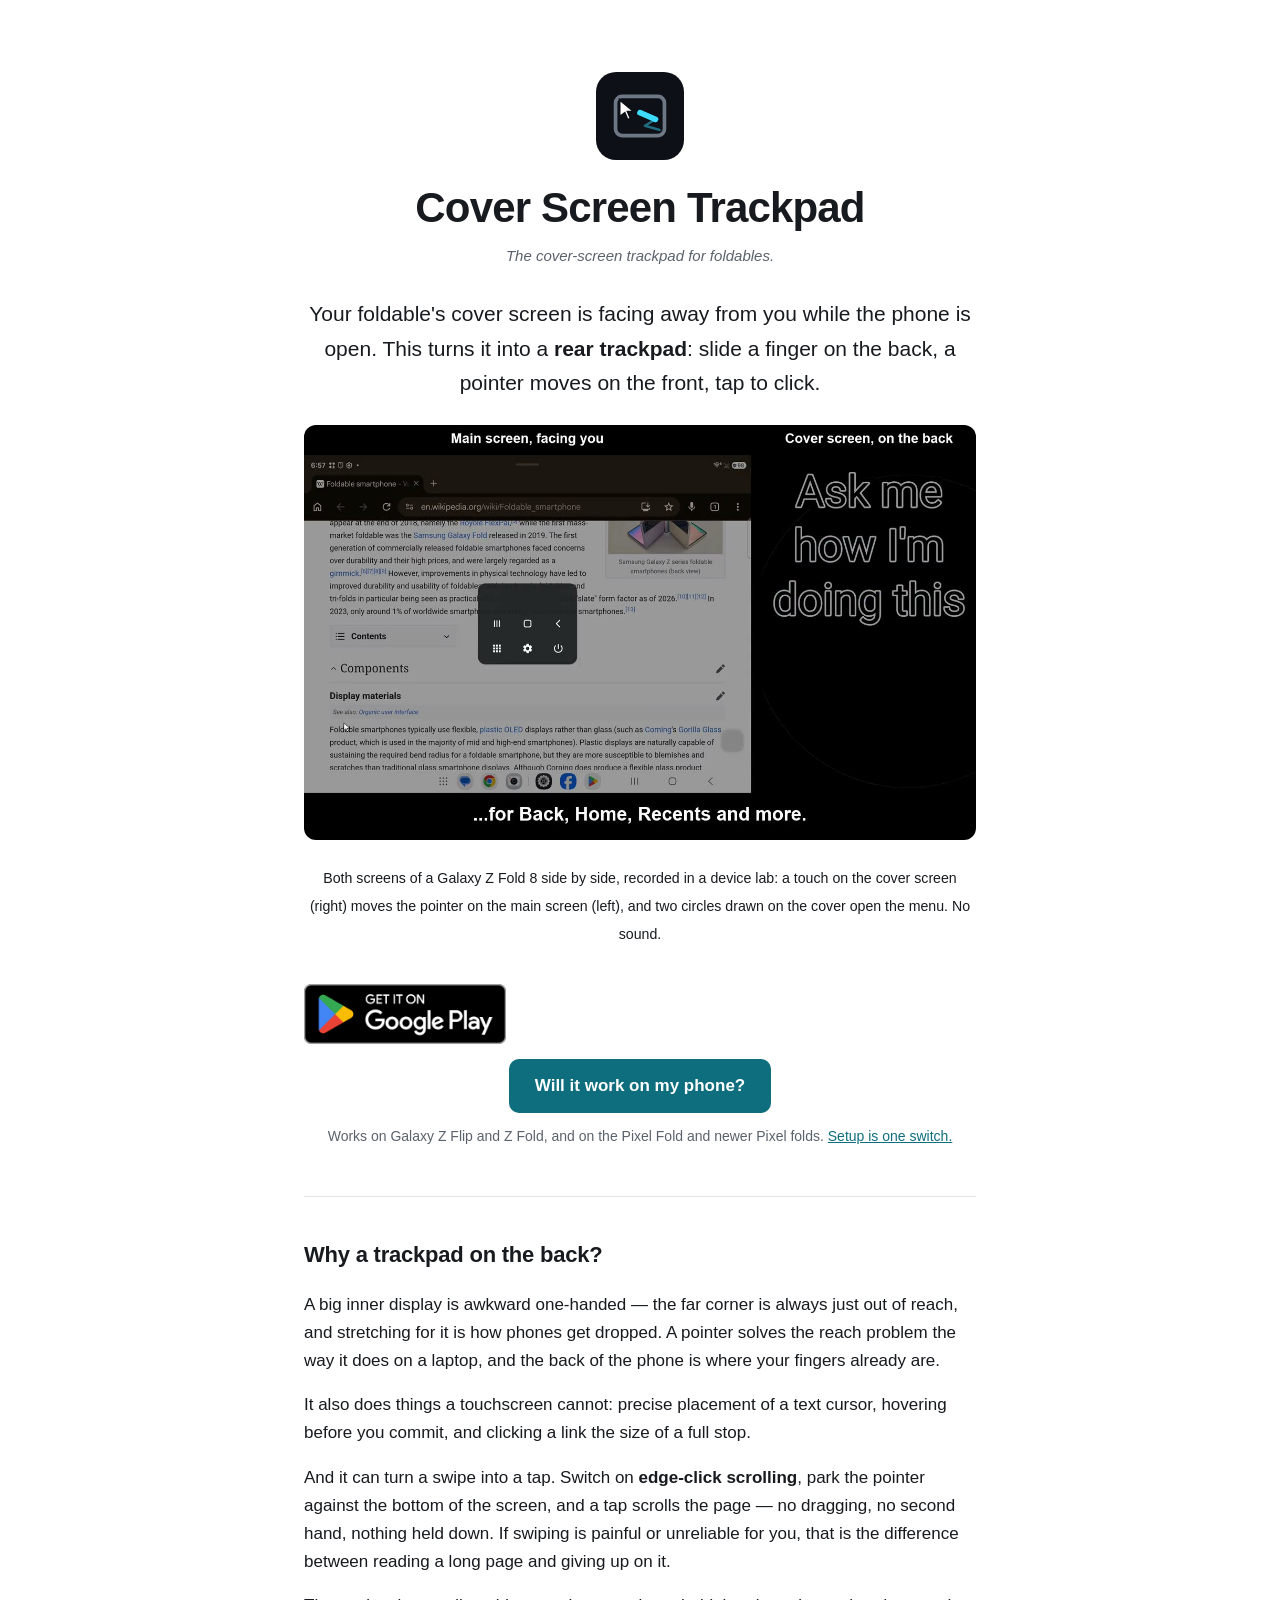
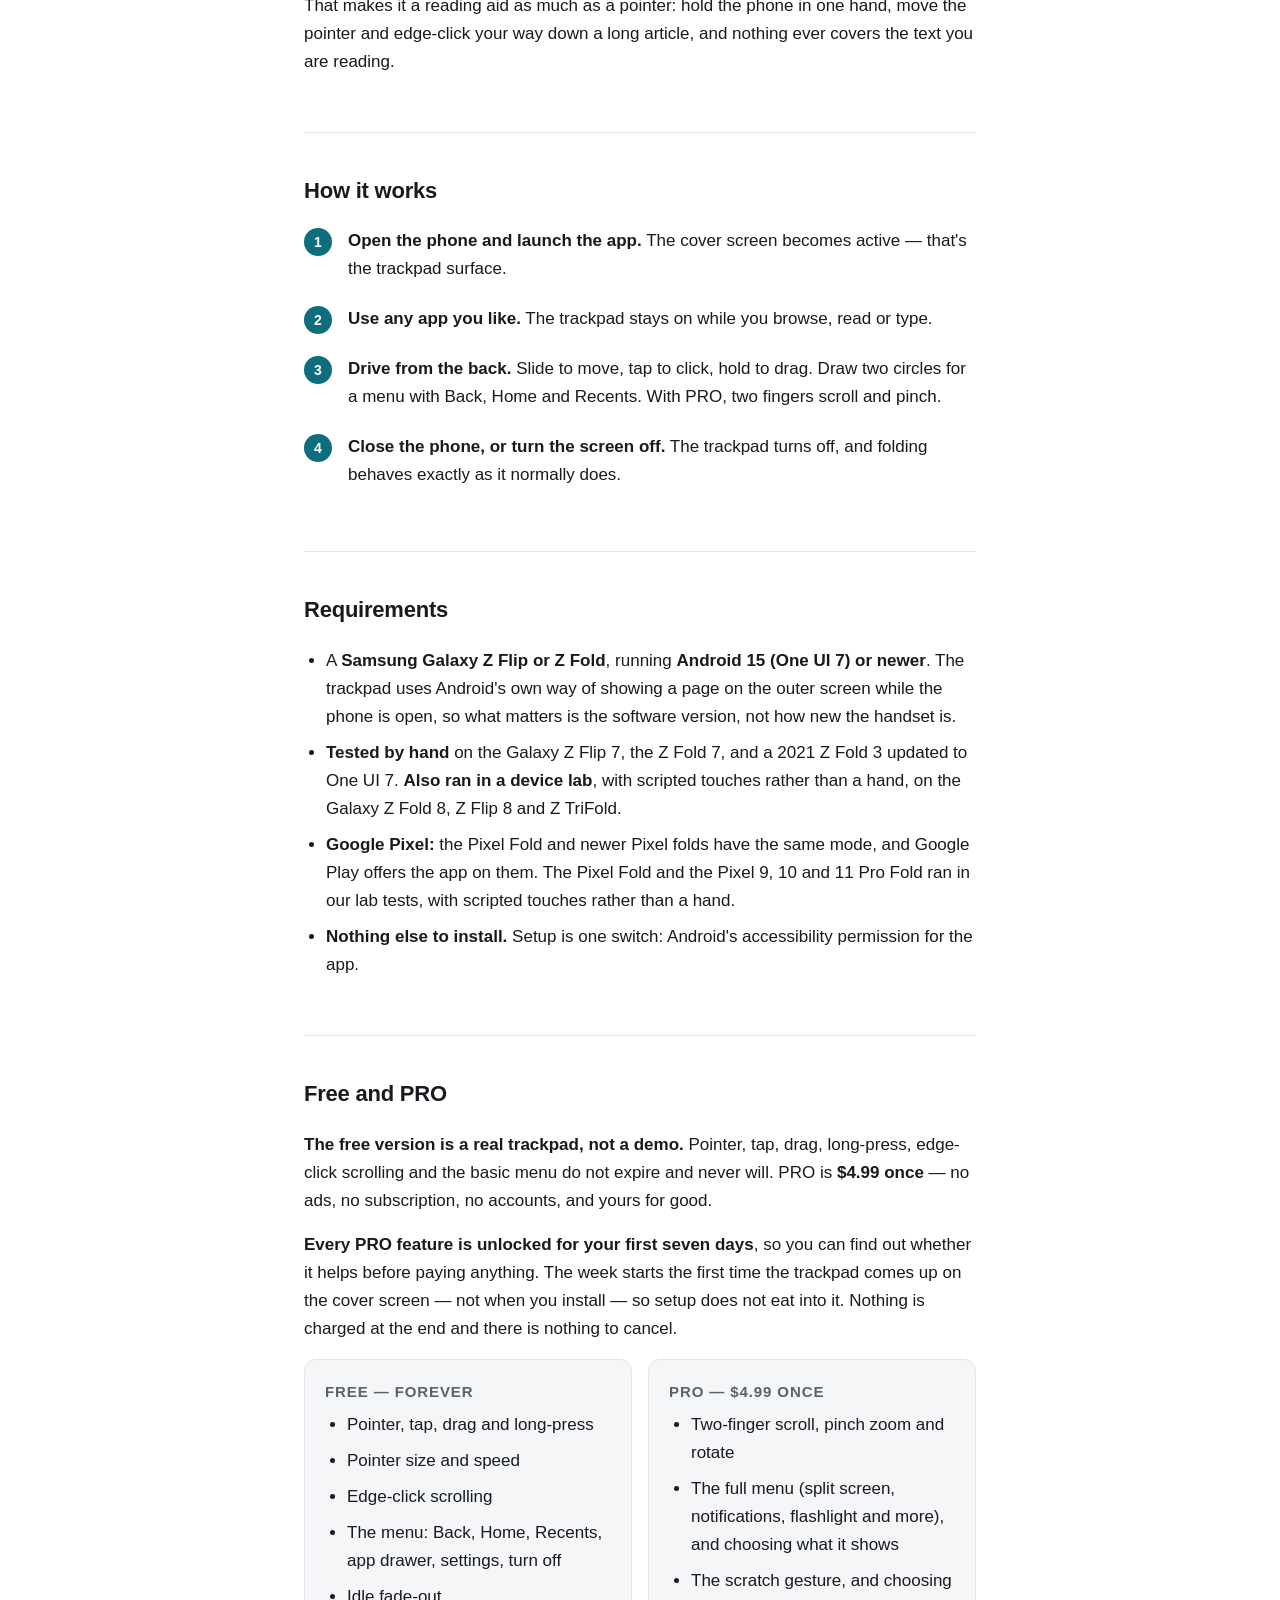
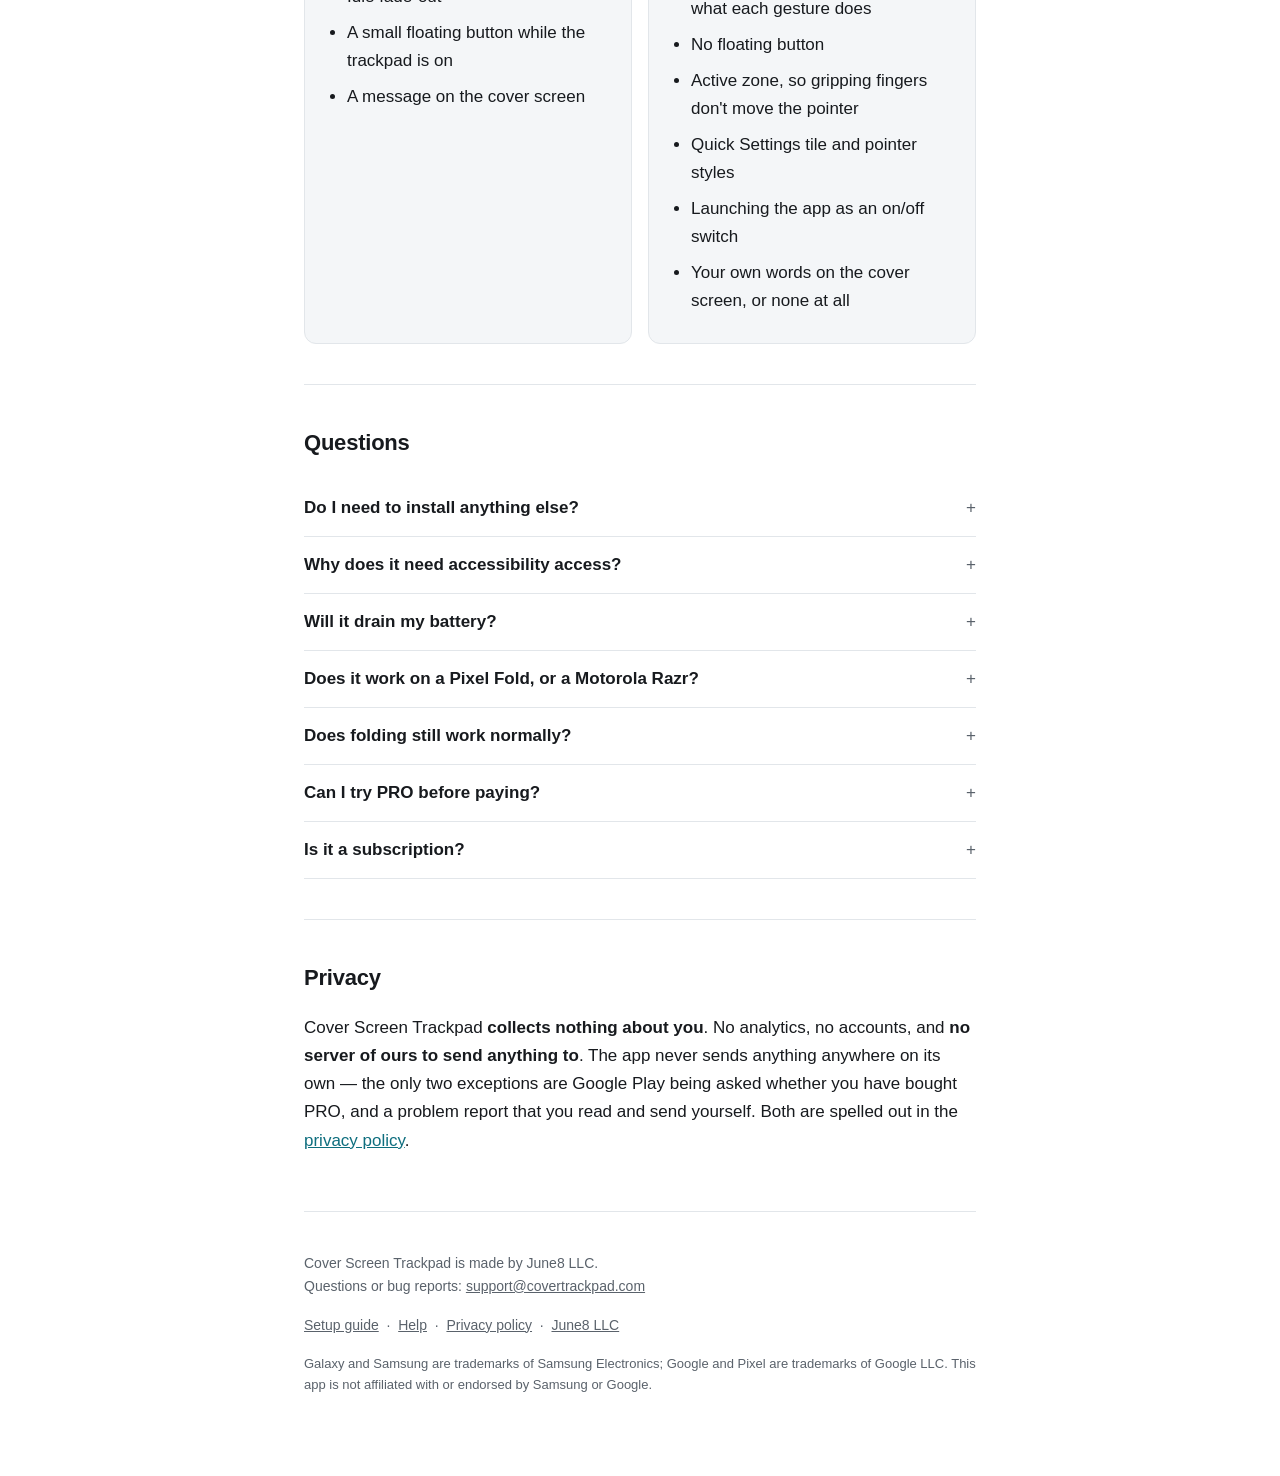
<file: index.html>
<!doctype html>
<html lang="en">
<head>
<meta charset="utf-8">
<meta name="viewport" content="width=device-width, initial-scale=1">
<title>Cover Screen Trackpad — turn a foldable's cover screen into a trackpad</title>
<meta name="description" content="Use the cover screen of a Galaxy Z Flip or Z Fold as a rear trackpad while the phone is open, and so can the Google Pixel Fold and newer Pixel folds. Your finger on the back drives a pointer on the front. Setup is one switch: no Shizuku, no PC, no root.">
<link rel="icon" href="data:image/svg+xml,<svg xmlns='http://www.w3.org/2000/svg' viewBox='0 0 108 108'><rect width='108' height='108' fill='%230D1117'/><path d='M32,30 H76 A8,8 0 0 1 84,38 V70 A8,8 0 0 1 76,78 H32 A8,8 0 0 1 24,70 V38 A8,8 0 0 1 32,30 Z' fill='none' stroke='%236E7885' stroke-width='4.5'/><path d='M73,58 L54,50' fill='none' stroke='%233DDCFF' stroke-width='7' stroke-linecap='round'/><path d='M29,34 L29,55 L35.3,50.1 L38.8,58.5 L42.3,57.1 L38.8,48.7 L46.5,48.7 Z' fill='%23fff' stroke='%230D1117' stroke-width='2.2'/></svg>">
<link rel="stylesheet" href="style.css">
</head>
<body>

<div class="wrap">
  <header>
    <svg class="icon" viewBox="0 0 108 108" role="img" aria-label="Cover Screen Trackpad">
      <rect width="108" height="108" fill="#0D1117"/>
      <path d="M32,30 H76 A8,8 0 0 1 84,38 V70 A8,8 0 0 1 76,78 H32 A8,8 0 0 1 24,70 V38 A8,8 0 0 1 32,30 Z"
            fill="none" stroke="#6E7885" stroke-width="4.5"/>
      <path d="M78,71 L60,66 L73,58" fill="none" stroke="#3DDCFF" stroke-opacity="0.45"
            stroke-width="3" stroke-linecap="round" stroke-linejoin="round"/>
      <path d="M73,58 L54,50" fill="none" stroke="#3DDCFF" stroke-width="7" stroke-linecap="round"/>
      <path d="M29,34 L29,55 L35.3,50.1 L38.8,58.5 L42.3,57.1 L38.8,48.7 L46.5,48.7 Z"
            fill="#FFFFFF" stroke="#0D1117" stroke-width="2.2"/>
    </svg>

    <h1>Cover Screen Trackpad</h1>
    <p class="tagline">The cover-screen trackpad for foldables.</p>
    <p class="lede">
      Your foldable's cover screen is facing away from you while the phone is open.
      This turns it into a <strong>rear trackpad</strong>: slide a finger on the back,
      a pointer moves on the front, tap to click.
    </p>

    <p>
      <video src="demo.mp4" poster="demo-poster.jpg" autoplay muted loop playsinline
             preload="metadata" width="1280" height="790"
             style="max-width:100%;width:100%;height:auto;border-radius:12px;display:block;margin:1.5rem auto">
      </video>
    </p>
    <p style="text-align:center">
      <small>
        Both screens of a Galaxy Z Fold 8 side by side, recorded in a device lab:
        a touch on the cover screen (right) moves the pointer on the main screen
        (left), and two circles drawn on the cover open the menu. No sound.
      </small>
    </p>

    <div class="cta">
      <a class="badge"
         href="https://play.google.com/store/apps/details?id=com.june8llc.covertrackpad">
        <img src="play-badge.png" alt="Get it on Google Play" height="60">
      </a>
      <a class="btn" href="#requirements">Will it work on my phone?</a>
      <small>Works on Galaxy Z Flip and Z Fold, and on the Pixel Fold and newer Pixel folds.
        <a href="setup.html">Setup is one switch.</a></small>
    </div>
  </header>

  <section>
    <h2>Why a trackpad on the back?</h2>
    <p>
      A big inner display is awkward one-handed — the far corner is always just out of reach,
      and stretching for it is how phones get dropped. A pointer solves the reach problem the
      way it does on a laptop, and the back of the phone is where your fingers already are.
    </p>
    <p>
      It also does things a touchscreen cannot: precise placement of a text cursor, hovering
      before you commit, and clicking a link the size of a full stop.
    </p>
    <p>
      And it can turn a swipe into a tap. Switch on <strong>edge-click scrolling</strong>,
      park the pointer against the bottom of the screen, and a tap scrolls the page —
      no dragging, no second hand, nothing held down. If swiping is painful or unreliable
      for you, that is the difference between reading a long page and giving up on it.
    </p>
    <p>
      That makes it a reading aid as much as a pointer: hold the phone in one hand, move
      the pointer and edge-click your way down a long article, and nothing ever covers
      the text you are reading.
    </p>
  </section>

  <section>
    <h2>How it works</h2>
    <ol class="steps">
      <li><strong>Open the phone and launch the app.</strong> The cover screen becomes active — that's the trackpad surface.</li>
      <li><strong>Use any app you like.</strong> The trackpad stays on while you browse, read or type.</li>
      <li><strong>Drive from the back.</strong> Slide to move, tap to click, hold to drag. Draw two circles for a menu with Back, Home and Recents. With PRO, two fingers scroll and pinch.</li>
      <li><strong>Close the phone, or turn the screen off.</strong> The trackpad turns off, and folding behaves exactly as it normally does.</li>
    </ol>
  </section>

  <section id="requirements">
    <h2>Requirements</h2>
    <ul>
      <li>A <strong>Samsung Galaxy Z Flip or Z Fold</strong>, running <strong>Android 15
        (One UI 7) or newer</strong>. The trackpad uses Android's own way of showing a page
        on the outer screen while the phone is open, so what matters is the software
        version, not how new the handset is.</li>
      <li><strong>Tested by hand</strong> on the Galaxy Z Flip 7, the Z Fold 7, and a 2021
        Z Fold 3 updated to One UI 7. <strong>Also ran in a device lab</strong>, with
        scripted touches rather than a hand, on the Galaxy Z Fold 8, Z Flip 8 and Z TriFold.</li>
      <li><strong>Google Pixel:</strong> the Pixel Fold and newer Pixel folds have the same
        mode, and Google Play offers the app on them. The Pixel Fold and the Pixel 9, 10 and
        11 Pro Fold ran in our lab tests, with scripted touches rather than a hand.</li>
      <li><strong>Nothing else to install.</strong> Setup is one switch: Android's
        accessibility permission for the app.</li>
    </ul>
  </section>

  <section>
    <h2>Free and PRO</h2>
    <p>
      <strong>The free version is a real trackpad, not a demo.</strong> Pointer, tap, drag,
      long-press, edge-click scrolling and the basic menu do not expire and never will. PRO is
      <strong>$4.99 once</strong> &#8212; no ads, no subscription, no accounts, and yours for good.
    </p>
    <p>
      <strong>Every PRO feature is unlocked for your first seven days</strong>, so you can
      find out whether it helps before paying anything. The week starts the first time the
      trackpad comes up on the cover screen &#8212; not when you install &#8212; so setup
      does not eat into it. Nothing is charged at the end and there is nothing to cancel.
    </p>
    <div class="tiers">
      <div class="tier">
        <h3>Free &#8212; forever</h3>
        <ul>
          <li>Pointer, tap, drag and long-press</li>
          <li>Pointer size and speed</li>
          <li>Edge-click scrolling</li>
          <li>The menu: Back, Home, Recents, app drawer, settings, turn off</li>
          <li>Idle fade-out</li>
          <li>A small floating button while the trackpad is on</li>
          <li>A message on the cover screen</li>
        </ul>
      </div>
      <div class="tier">
        <h3>PRO &#8212; $4.99 once</h3>
        <ul>
          <li>Two-finger scroll, pinch zoom and rotate</li>
          <li>The full menu (split screen, notifications, flashlight and more), and choosing what it shows</li>
          <li>The scratch gesture, and choosing what each gesture does</li>
          <li>No floating button</li>
          <li>Active zone, so gripping fingers don't move the pointer</li>
          <li>Quick Settings tile and pointer styles</li>
          <li>Launching the app as an on/off switch</li>
          <li>Your own words on the cover screen, or none at all</li>
        </ul>
      </div>
    </div>
  </section>

  <section>
    <h2>Questions</h2>

    <details>
      <summary>Do I need to install anything else?</summary>
      <p>
        No. Earlier versions needed a companion app called Shizuku to wake the cover
        screen; this one asks Android directly, so setup is a single switch: the
        accessibility permission. If you installed Shizuku for an earlier version,
        Cover Screen Trackpad no longer uses it and you can remove it.
      </p>
    </details>

    <details>
      <summary>Why does it need accessibility access?</summary>
      <p>
        Moving a pointer and clicking on your behalf is only possible through that
        API — it is the same route any mouse-emulation tool takes. It is a powerful
        permission and you are right to be careful with it.
      </p>
      <p>
        It looks only at which windows are open, never at what is in them.
        <strong>Whether a keyboard is up</strong>, so edge-click scrolling switches off
        while you type. <strong>Whether an app or split screen is in front</strong>, so
        the menu offers the right choices. And <strong>that something changed</strong>,
        so the floating button can step out of the way and the app can check it still
        has the cover screen.
      </p>
      <p>
        It does not read the text on your screen, and nothing it sees is logged, stored
        or sent anywhere. The app does list the internet permission, which arrives with
        Google's billing library and is used only to ask Google Play whether you have
        bought PRO.
      </p>
    </details>

    <details>
      <summary>Will it drain my battery?</summary>
      <p>
        Barely. Cover screens are OLED, where a black pixel is simply switched off,
        and the trackpad lights very little of one: a few words, and a trail
        that follows your finger while you are actually using it. The cost sits
        inside the ordinary noise of a day's use. A larger cover screen has more
        panel to light, so a Fold costs a little more than a Flip.
      </p>
      <p>
        <strong>PRO switches the words and the animation off</strong>, which leaves the
        panel black — quieter to be seen using, as well as very slightly cheaper to
        light. There is also an idle fade-out you can switch on, which turns the
        trackpad off when you stop touching the cover screen; it starts at
        <em>never</em>, and the slider sets the wait anywhere from 3 to 30 seconds.
      </p>
    </details>

    <details>
      <summary>Does it work on a Pixel Fold, or a Motorola Razr?</summary>
      <p>
        <strong>Pixel: yes.</strong> Everything rests on the phone offering its outer
        screen to apps while it is open. The Pixel Fold and newer Pixel folds do, and
        Google Play offers the app on them. Cover Screen Trackpad ran on the Pixel Fold
        and the Pixel 9, 10 and 11 Pro Fold in our lab tests, with scripted touches
        rather than a hand.
      </p>
      <p>
        <strong>Motorola Razr: no.</strong> We bought a Razr+ and measured it: it has no
        mode that runs both screens at once, so the app cannot work on it, and no version
        of ours can add that. Other makers' foldables are unknown to us; if you have one,
        a problem report from the app tells us what it offers.
      </p>
    </details>

    <details>
      <summary>Does folding still work normally?</summary>
      <p>
        Yes. The trackpad turns off when you close the phone, when the screen turns
        off, when you tap the floating button, or when you choose Turn off in the menu
        — and once it is off, your phone folds exactly as it always did.
      </p>
    </details>

    <details>
      <summary>Can I try PRO before paying?</summary>
      <p>
        Yes &#8212; every PRO feature is on for your first seven days: two-finger scroll,
        pinch and rotate, the full menu and gestures, the active zone, no floating button,
        the Quick Settings tile and pointer styles. The week begins the first time the trackpad actually comes up
        on the cover screen rather than at install.
      </p>
      <p>
        Afterwards the trackpad carries on working &#8212; the PRO features switch off and
        the free ones never expire. You are not charged at the end and there is nothing to
        cancel. The one thing the week does not include is switching off the cover-screen
        message; that is yours when you buy.
      </p>
    </details>

    <details>
      <summary>Is it a subscription?</summary>
      <p>
        No. The free version is genuinely usable, and PRO is a single payment. No
        ads, no accounts, no recurring charge.
      </p>
    </details>
  </section>

  <section>
    <h2>Privacy</h2>
    <p>
      Cover Screen Trackpad <strong>collects nothing about you</strong>. No analytics, no
      accounts, and <strong>no server of ours to send anything to</strong>. The app never
      sends anything anywhere on its own — the only two exceptions are Google Play being
      asked whether you have bought PRO, and a problem report that you read and send
      yourself. Both are spelled out in the <a href="privacy.html">privacy policy</a>.
    </p>
  </section>

  <footer>
    <p>
      Cover Screen Trackpad is made by June8 LLC.<br>
      Questions or bug reports: <a href="mailto:support@covertrackpad.com">support@covertrackpad.com</a>
    </p>
    <p>
      <a href="setup.html">Setup guide</a> &nbsp;·&nbsp;
      <a href="help.html">Help</a> &nbsp;·&nbsp;
      <a href="privacy.html">Privacy policy</a> &nbsp;·&nbsp;
      <a href="https://june8llc.com">June8 LLC</a>
    </p>
    <p class="fineprint">
      Galaxy and Samsung are trademarks of Samsung Electronics; Google and Pixel are
      trademarks of Google LLC. This app is not affiliated with or endorsed by Samsung
      or Google.
    </p>
  </footer>
</div>

</body>
</html>
</file>
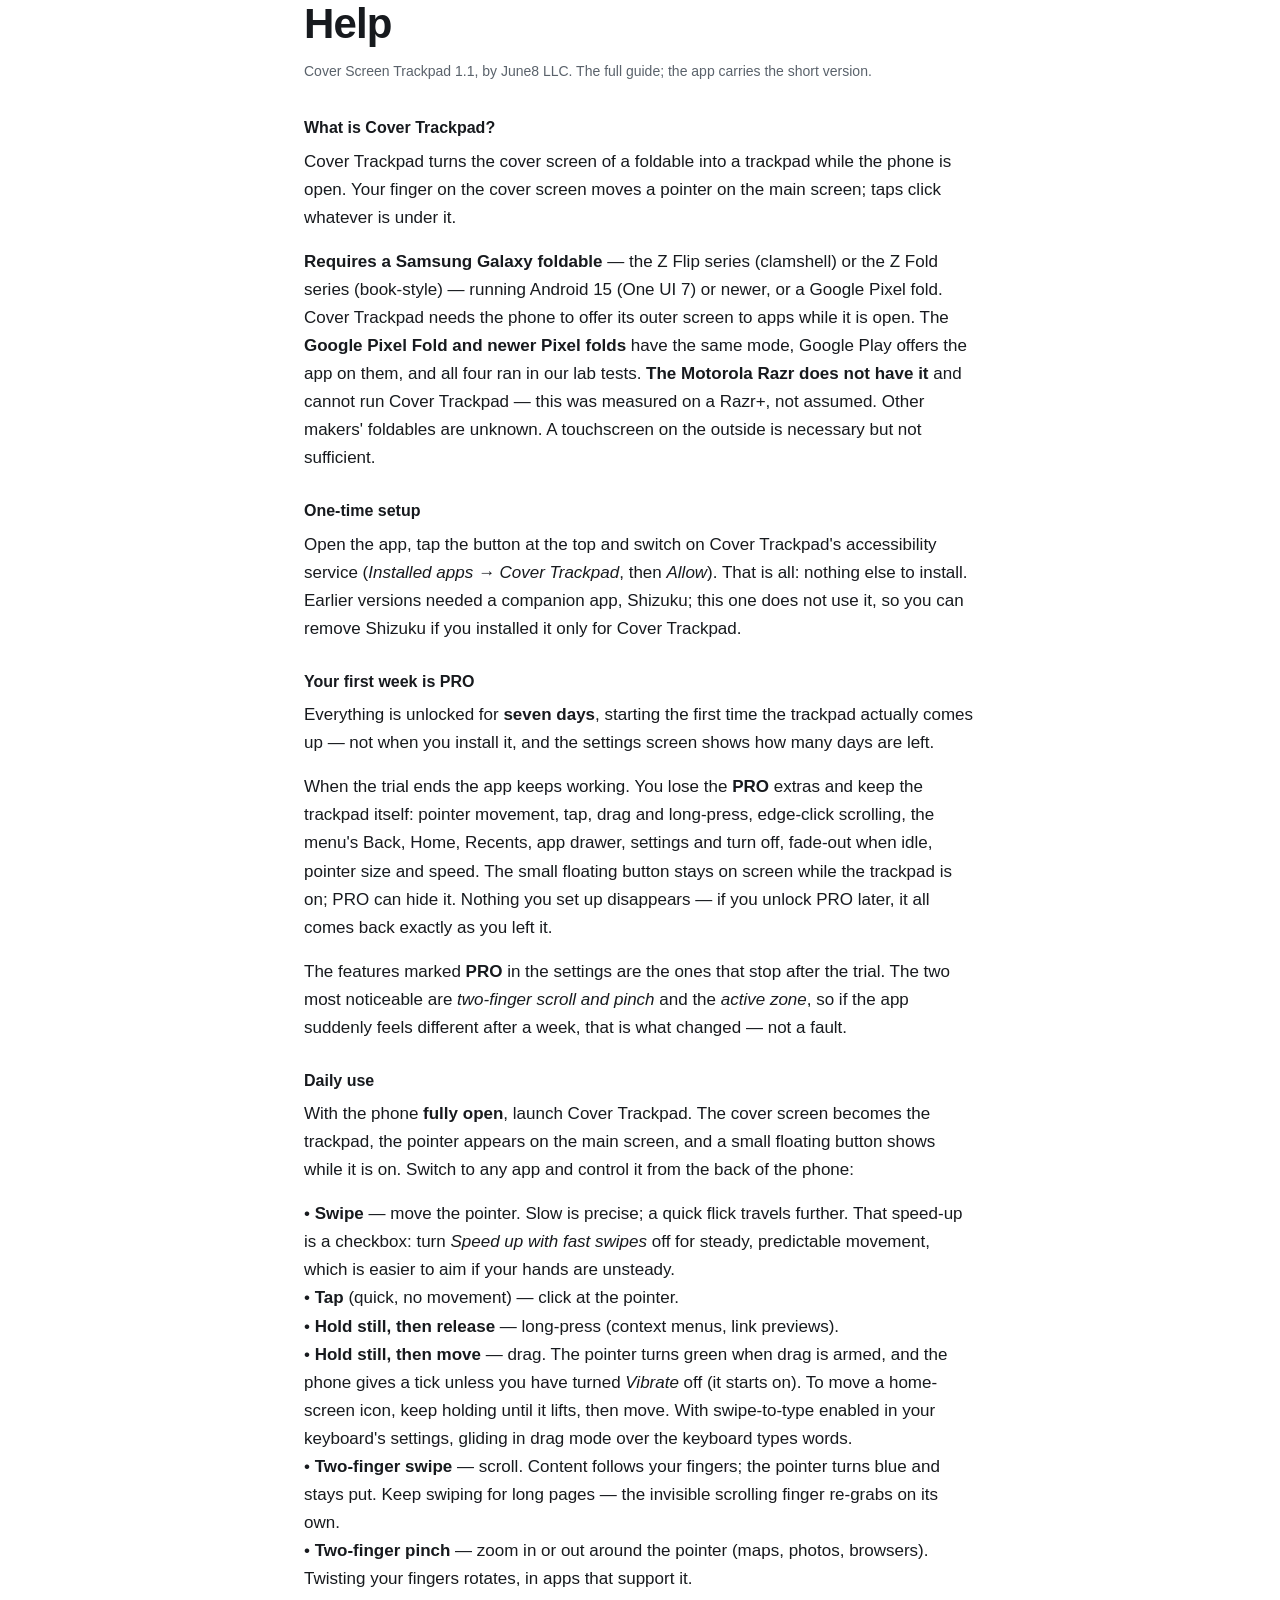
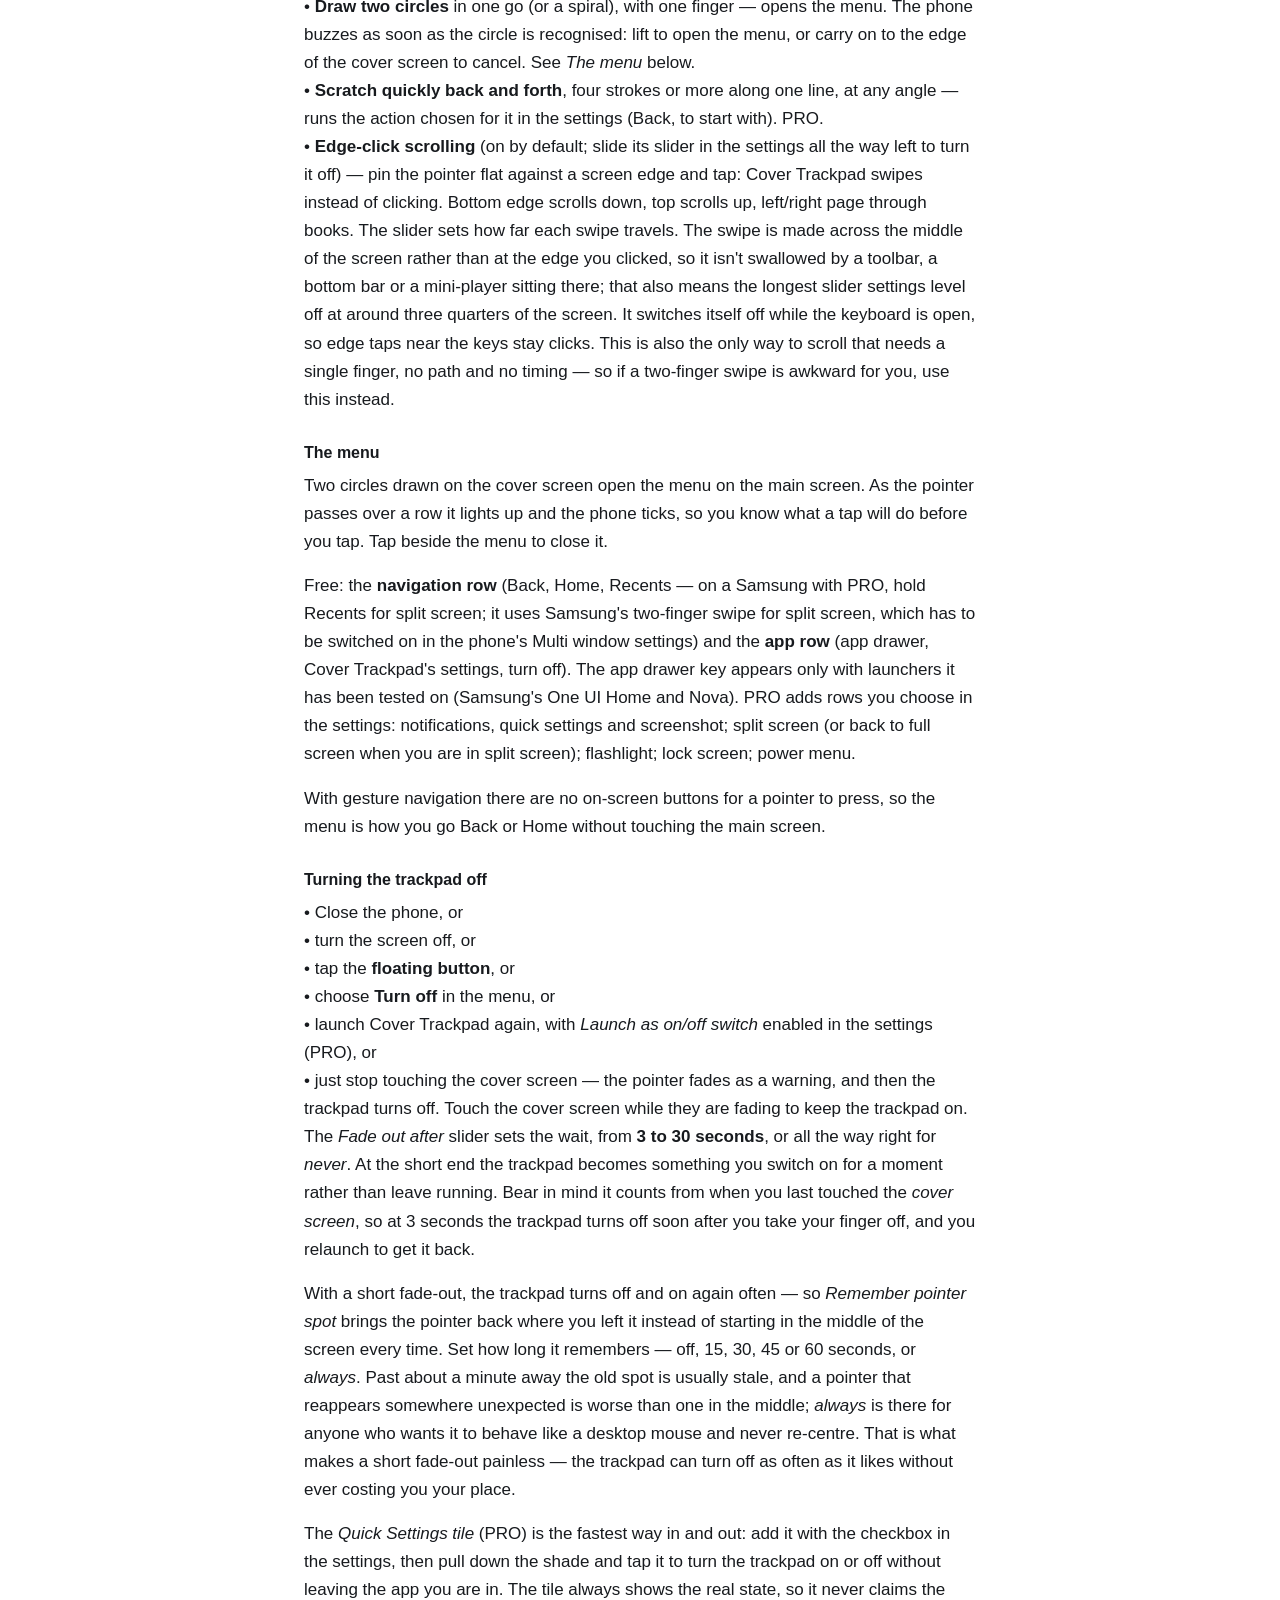
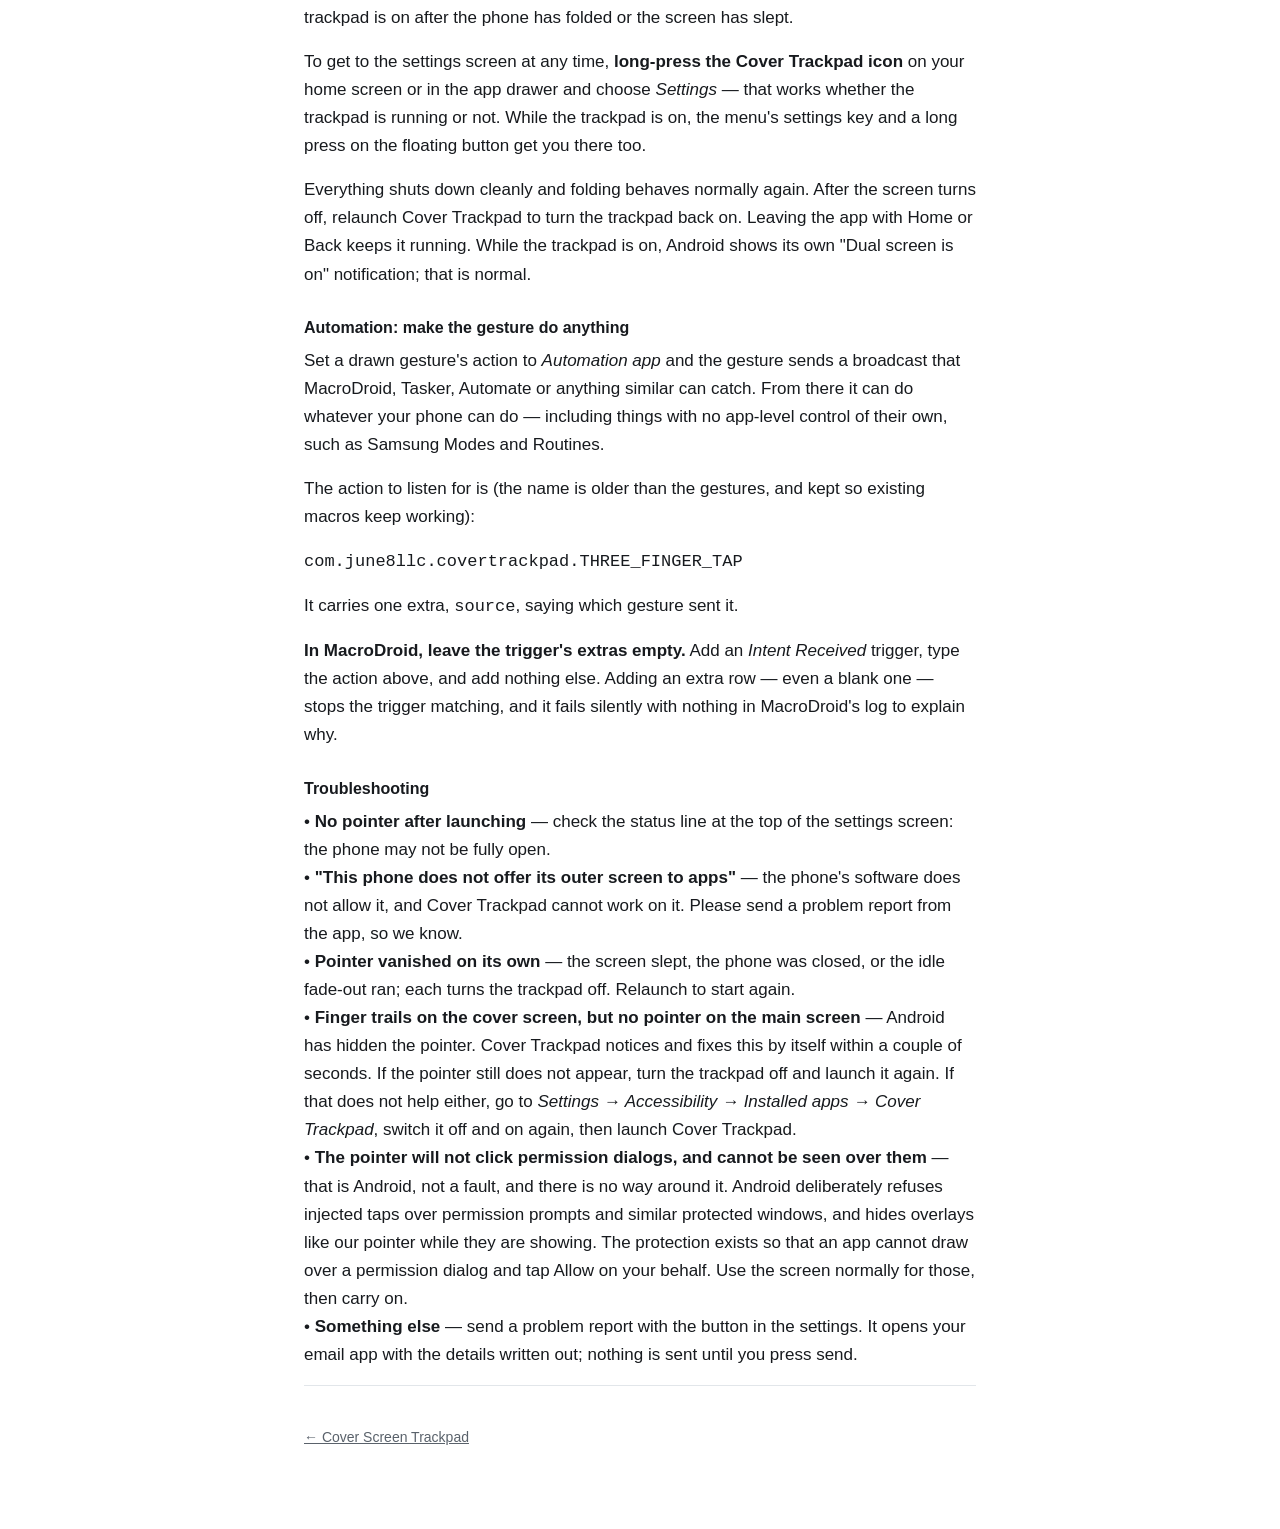
<file: help.html>
<!doctype html>
<html lang="en">
<head>
<meta charset="utf-8">
<meta name="viewport" content="width=device-width, initial-scale=1">
<title>Help — Cover Screen Trackpad</title>
<meta name="description" content="Everything about using Cover Screen Trackpad: gestures, the menu, settings, automation and troubleshooting.">
<link rel="icon" href="data:image/svg+xml,<svg xmlns='http://www.w3.org/2000/svg' viewBox='0 0 108 108'><rect width='108' height='108' fill='%230D1117'/><path d='M32,30 H76 A8,8 0 0 1 84,38 V70 A8,8 0 0 1 76,78 H32 A8,8 0 0 1 24,70 V38 A8,8 0 0 1 32,30 Z' fill='none' stroke='%236E7885' stroke-width='4.5'/><path d='M73,58 L54,50' fill='none' stroke='%233DDCFF' stroke-width='7' stroke-linecap='round'/><path d='M29,34 L29,55 L35.3,50.1 L38.8,58.5 L42.3,57.1 L38.8,48.7 L46.5,48.7 Z' fill='%23fff' stroke='%230D1117' stroke-width='2.2'/></svg>">
<link rel="stylesheet" href="style.css">
</head>
<body>
<div class="wrap">

  <h1>Help</h1>
  <p class="updated">Cover Screen Trackpad 1.1, by June8 LLC. The full guide; the app carries the short version.</p>

<h3>What is Cover Trackpad?</h3>
<p>Cover Trackpad turns the cover screen of a foldable into a trackpad while the phone is open. Your finger on the cover screen moves a pointer on the main screen; taps click whatever is under it.</p>
<p><b>Requires a Samsung Galaxy foldable</b> — the Z Flip series (clamshell) or the Z Fold series (book-style) — running Android 15 (One UI 7) or newer, or a Google Pixel fold. Cover Trackpad needs the phone to offer its outer screen to apps while it is open. The <b>Google Pixel Fold and newer Pixel folds</b> have the same mode, Google Play offers the app on them, and all four ran in our lab tests. <b>The Motorola Razr does not have it</b> and cannot run Cover Trackpad — this was measured on a Razr+, not assumed. Other makers' foldables are unknown. A touchscreen on the outside is necessary but not sufficient.</p>

<h3>One-time setup</h3>
<p>Open the app, tap the button at the top and switch on Cover Trackpad's accessibility service (<i>Installed apps → Cover Trackpad</i>, then <i>Allow</i>). That is all: nothing else to install. Earlier versions needed a companion app, Shizuku; this one does not use it, so you can remove Shizuku if you installed it only for Cover Trackpad.</p>

<h3>Your first week is PRO</h3>
<p>Everything is unlocked for <b>seven days</b>, starting the first time the trackpad actually comes up — not when you install it, and the settings screen shows how many days are left.</p>
<p>When the trial ends the app keeps working. You lose the <b>PRO</b> extras and keep the trackpad itself: pointer movement, tap, drag and long-press, edge-click scrolling, the menu's Back, Home, Recents, app drawer, settings and turn off, fade-out when idle, pointer size and speed. The small floating button stays on screen while the trackpad is on; PRO can hide it. Nothing you set up disappears — if you unlock PRO later, it all comes back exactly as you left it.</p>
<p>The features marked <b>PRO</b> in the settings are the ones that stop after the trial. The two most noticeable are <i>two-finger scroll and pinch</i> and the <i>active zone</i>, so if the app suddenly feels different after a week, that is what changed — not a fault.</p>

<h3>Daily use</h3>
<p>With the phone <b>fully open</b>, launch Cover Trackpad. The cover screen becomes the trackpad, the pointer appears on the main screen, and a small floating button shows while it is on. Switch to any app and control it from the back of the phone:</p>
<p>&#8226; <b>Swipe</b> — move the pointer. Slow is precise; a quick flick travels further. That speed-up is a checkbox: turn <i>Speed up with fast swipes</i> off for steady, predictable movement, which is easier to aim if your hands are unsteady.<br>
&#8226; <b>Tap</b> (quick, no movement) — click at the pointer.<br>
&#8226; <b>Hold still, then release</b> — long-press (context menus, link previews).<br>
&#8226; <b>Hold still, then move</b> — drag. The pointer turns green when drag is armed, and the phone gives a tick unless you have turned <i>Vibrate</i> off (it starts on). To move a home-screen icon, keep holding until it lifts, then move. With swipe-to-type enabled in your keyboard's settings, gliding in drag mode over the keyboard types words.<br>
&#8226; <b>Two-finger swipe</b> — scroll. Content follows your fingers; the pointer turns blue and stays put. Keep swiping for long pages — the invisible scrolling finger re-grabs on its own.<br>
&#8226; <b>Two-finger pinch</b> — zoom in or out around the pointer (maps, photos, browsers). Twisting your fingers rotates, in apps that support it.<br>
&#8226; <b>Draw two circles</b> in one go (or a spiral), with one finger — opens the menu. The phone buzzes as soon as the circle is recognised: lift to open the menu, or carry on to the edge of the cover screen to cancel. See <i>The menu</i> below.<br>
&#8226; <b>Scratch quickly back and forth</b>, four strokes or more along one line, at any angle — runs the action chosen for it in the settings (Back, to start with). PRO.<br>
&#8226; <b>Edge-click scrolling</b> (on by default; slide its slider in the settings all the way left to turn it off) — pin the pointer flat against a screen edge and tap: Cover Trackpad swipes instead of clicking. Bottom edge scrolls down, top scrolls up, left/right page through books. The slider sets how far each swipe travels. The swipe is made across the middle of the screen rather than at the edge you clicked, so it isn't swallowed by a toolbar, a bottom bar or a mini-player sitting there; that also means the longest slider settings level off at around three quarters of the screen. It switches itself off while the keyboard is open, so edge taps near the keys stay clicks. This is also the only way to scroll that needs a single finger, no path and no timing — so if a two-finger swipe is awkward for you, use this instead.</p>

<h3>The menu</h3>
<p>Two circles drawn on the cover screen open the menu on the main screen. As the pointer passes over a row it lights up and the phone ticks, so you know what a tap will do before you tap. Tap beside the menu to close it.</p>
<p>Free: the <b>navigation row</b> (Back, Home, Recents — on a Samsung with PRO, hold Recents for split screen; it uses Samsung's two-finger swipe for split screen, which has to be switched on in the phone's Multi window settings) and the <b>app row</b> (app drawer, Cover Trackpad's settings, turn off). The app drawer key appears only with launchers it has been tested on (Samsung's One UI Home and Nova). PRO adds rows you choose in the settings: notifications, quick settings and screenshot; split screen (or back to full screen when you are in split screen); flashlight; lock screen; power menu.</p>
<p>With gesture navigation there are no on-screen buttons for a pointer to press, so the menu is how you go Back or Home without touching the main screen.</p>

<h3>Turning the trackpad off</h3>
<p>&#8226; Close the phone, or<br>
&#8226; turn the screen off, or<br>
&#8226; tap the <b>floating button</b>, or<br>
&#8226; choose <b>Turn off</b> in the menu, or<br>
&#8226; launch Cover Trackpad again, with <i>Launch as on/off switch</i> enabled in the settings (PRO), or<br>
&#8226; just stop touching the cover screen — the pointer fades as a warning, and then the trackpad turns off. Touch the cover screen while they are fading to keep the trackpad on. The <i>Fade out after</i> slider sets the wait, from <b>3 to 30 seconds</b>, or all the way right for <i>never</i>. At the short end the trackpad becomes something you switch on for a moment rather than leave running. Bear in mind it counts from when you last touched the <i>cover screen</i>, so at 3 seconds the trackpad turns off soon after you take your finger off, and you relaunch to get it back.</p>
<p>With a short fade-out, the trackpad turns off and on again often — so <i>Remember pointer spot</i> brings the pointer back where you left it instead of starting in the middle of the screen every time. Set how long it remembers — off, 15, 30, 45 or 60 seconds, or <i>always</i>. Past about a minute away the old spot is usually stale, and a pointer that reappears somewhere unexpected is worse than one in the middle; <i>always</i> is there for anyone who wants it to behave like a desktop mouse and never re-centre. That is what makes a short fade-out painless — the trackpad can turn off as often as it likes without ever costing you your place.</p>
<p>The <i>Quick Settings tile</i> (PRO) is the fastest way in and out: add it with the checkbox in the settings, then pull down the shade and tap it to turn the trackpad on or off without leaving the app you are in. The tile always shows the real state, so it never claims the trackpad is on after the phone has folded or the screen has slept.</p>
<p>To get to the settings screen at any time, <b>long-press the Cover Trackpad icon</b> on your home screen or in the app drawer and choose <i>Settings</i> — that works whether the trackpad is running or not. While the trackpad is on, the menu's settings key and a long press on the floating button get you there too.</p>
<p>Everything shuts down cleanly and folding behaves normally again. After the screen turns off, relaunch Cover Trackpad to turn the trackpad back on. Leaving the app with Home or Back keeps it running. While the trackpad is on, Android shows its own "Dual screen is on" notification; that is normal.</p>

<h3>Automation: make the gesture do anything</h3>
<p>Set a drawn gesture's action to <i>Automation app</i> and the gesture sends a broadcast that MacroDroid, Tasker, Automate or anything similar can catch. From there it can do whatever your phone can do — including things with no app-level control of their own, such as Samsung Modes and Routines.</p>
<p>The action to listen for is (the name is older than the gestures, and kept so existing macros keep working):</p>
<p><tt>com.june8llc.covertrackpad.THREE_FINGER_TAP</tt></p>
<p>It carries one extra, <tt>source</tt>, saying which gesture sent it.</p>
<p><b>In MacroDroid, leave the trigger's extras empty.</b> Add an <i>Intent Received</i> trigger, type the action above, and add nothing else. Adding an extra row — even a blank one — stops the trigger matching, and it fails silently with nothing in MacroDroid's log to explain why.</p>

<h3>Troubleshooting</h3>
<p>&#8226; <b>No pointer after launching</b> — check the status line at the top of the settings screen: the phone may not be fully open.<br>
&#8226; <b>"This phone does not offer its outer screen to apps"</b> — the phone's software does not allow it, and Cover Trackpad cannot work on it. Please send a problem report from the app, so we know.<br>
&#8226; <b>Pointer vanished on its own</b> — the screen slept, the phone was closed, or the idle fade-out ran; each turns the trackpad off. Relaunch to start again.<br>
&#8226; <b>Finger trails on the cover screen, but no pointer on the main screen</b> — Android has hidden the pointer. Cover Trackpad notices and fixes this by itself within a couple of seconds. If the pointer still does not appear, turn the trackpad off and launch it again. If that does not help either, go to <i>Settings → Accessibility → Installed apps → Cover Trackpad</i>, switch it off and on again, then launch Cover Trackpad.<br>
&#8226; <b>The pointer will not click permission dialogs, and cannot be seen over them</b> — that is Android, not a fault, and there is no way around it. Android deliberately refuses injected taps over permission prompts and similar protected windows, and hides overlays like our pointer while they are showing. The protection exists so that an app cannot draw over a permission dialog and tap Allow on your behalf. Use the screen normally for those, then carry on.<br>
&#8226; <b>Something else</b> — send a problem report with the button in the settings. It opens your email app with the details written out; nothing is sent until you press send.</p>


  <footer>
    <p><a href="index.html">← Cover Screen Trackpad</a></p>
  </footer>

</div>
</body>
</html>
</file>
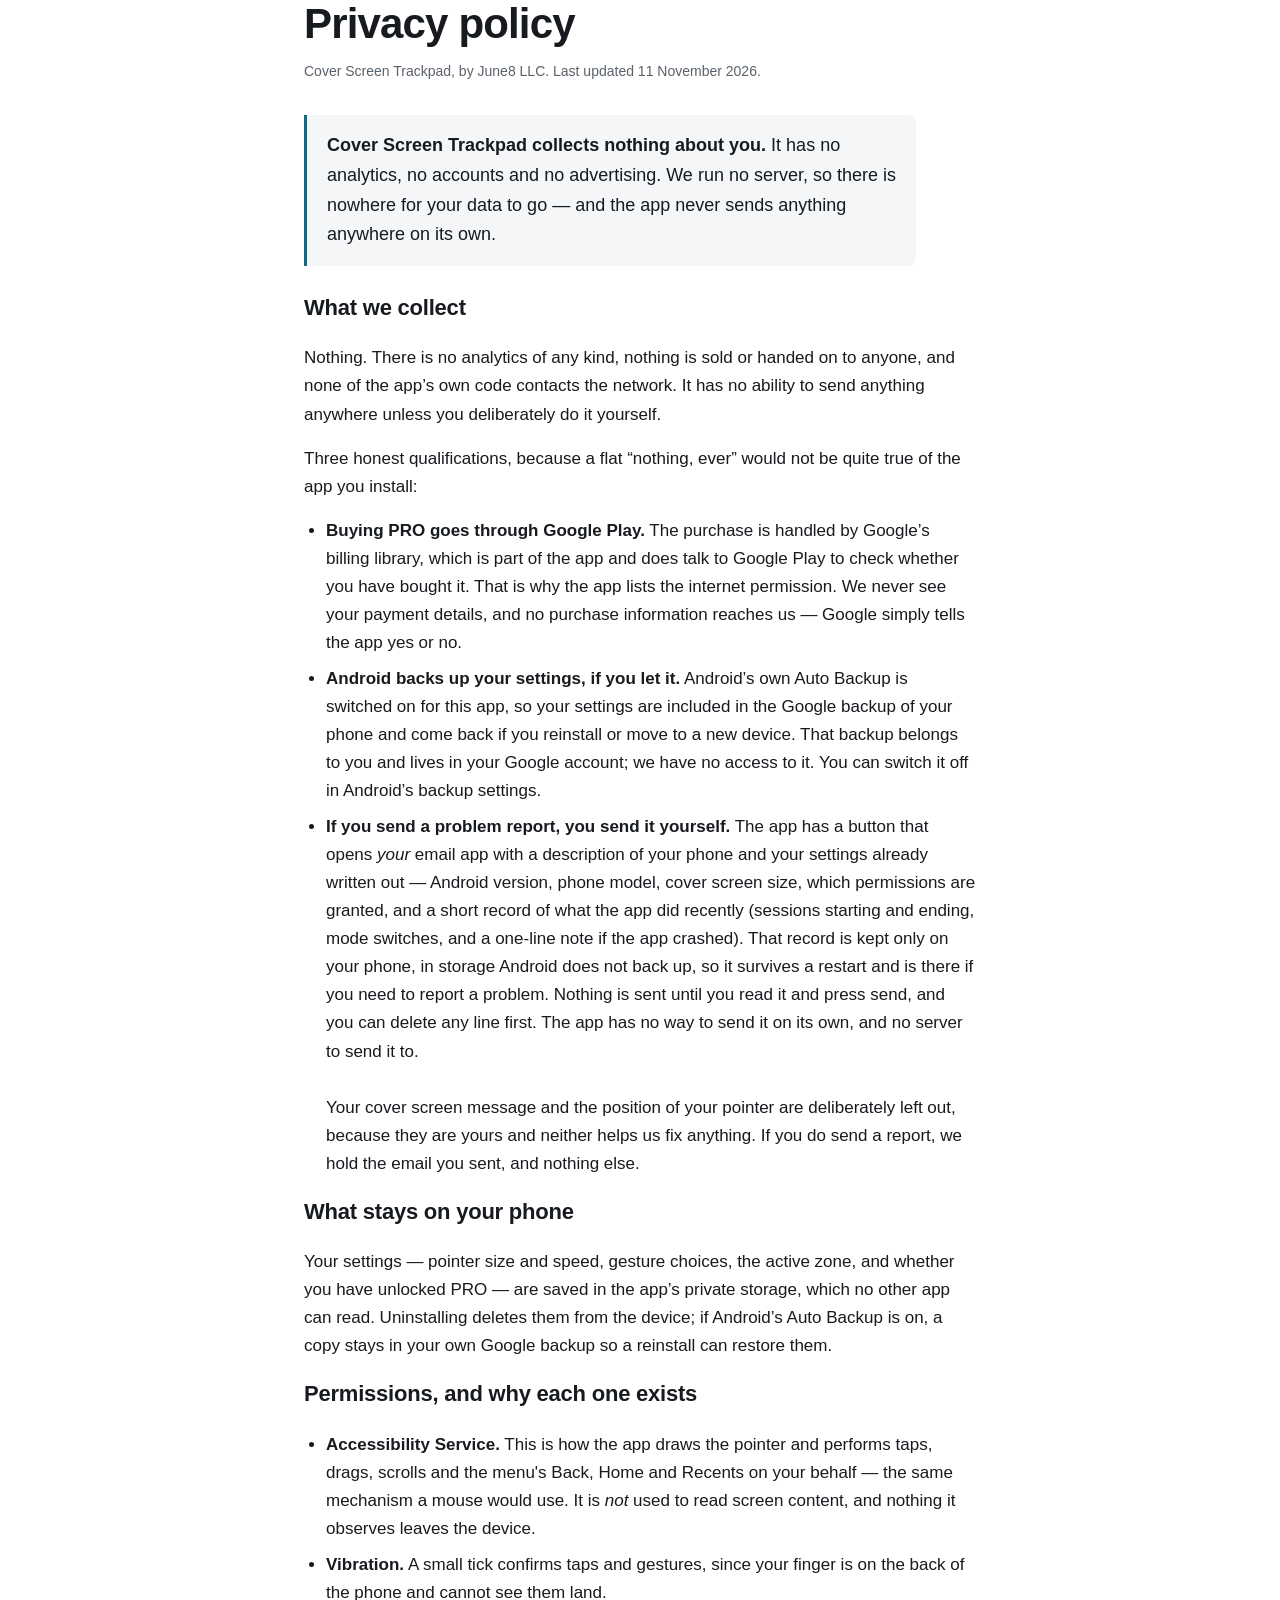
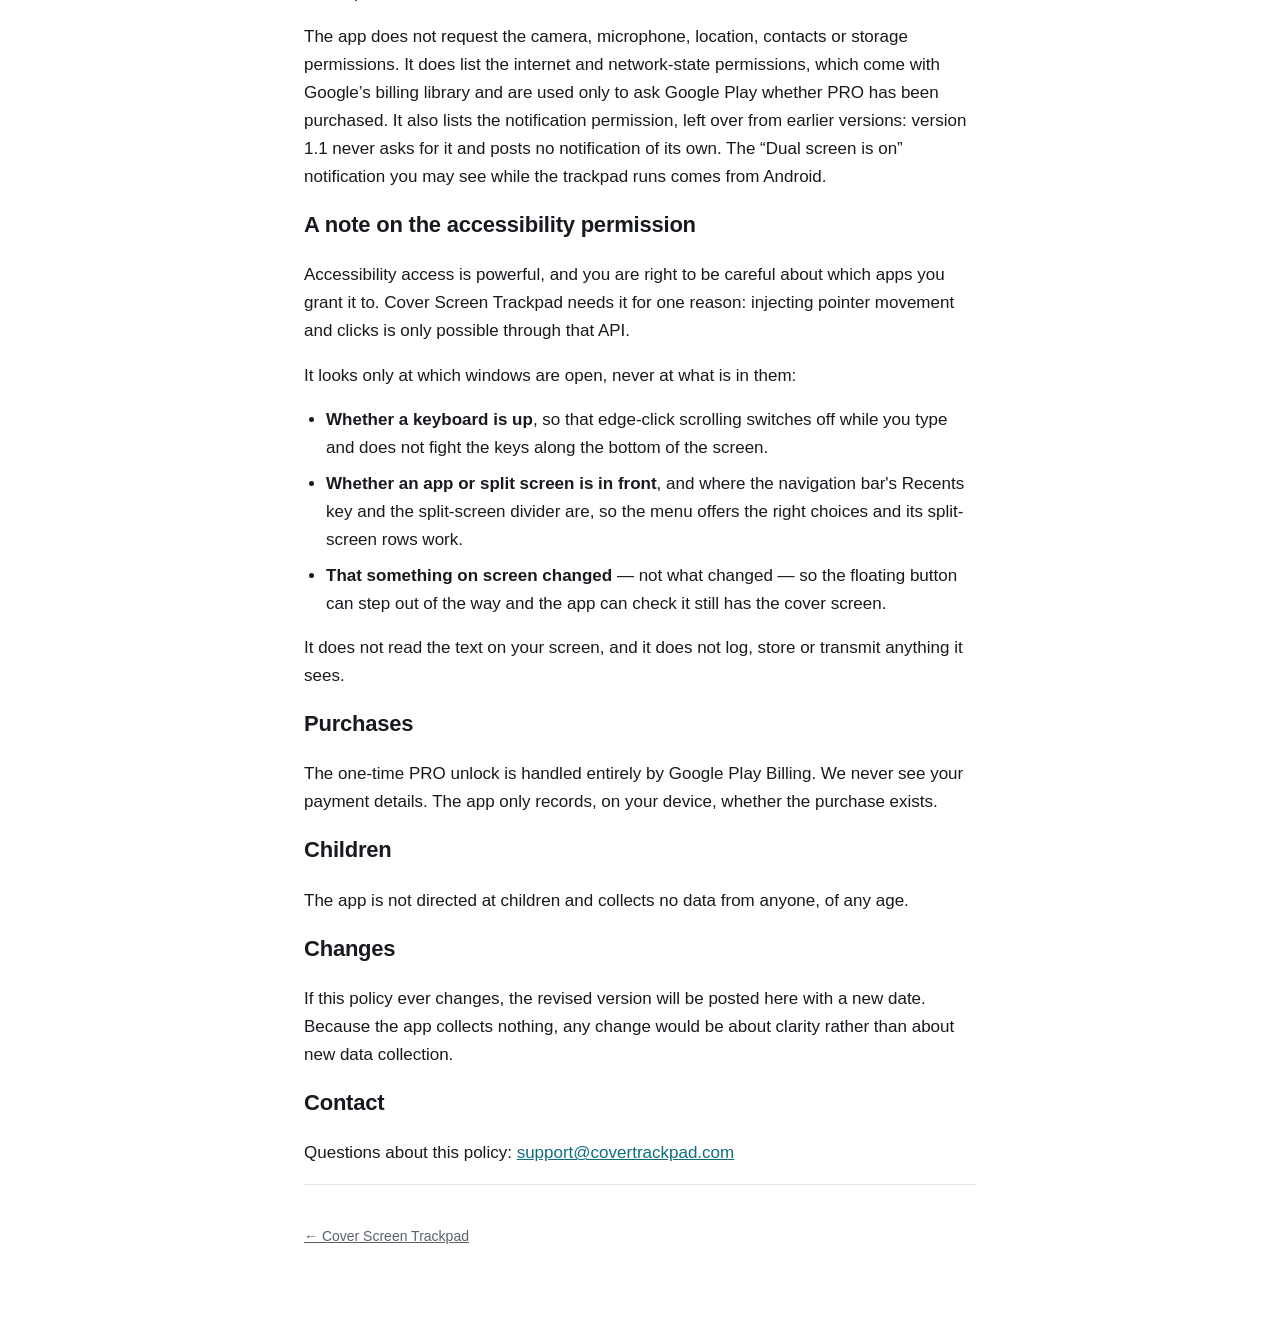
<file: privacy.html>
<!doctype html>
<html lang="en">
<head>
<meta charset="utf-8">
<meta name="viewport" content="width=device-width, initial-scale=1">
<title>Privacy policy — Cover Screen Trackpad</title>
<meta name="description" content="Cover Screen Trackpad collects no data. No analytics, no accounts, no advertising, no server.">
<link rel="icon" href="data:image/svg+xml,<svg xmlns='http://www.w3.org/2000/svg' viewBox='0 0 108 108'><rect width='108' height='108' fill='%230D1117'/><path d='M32,30 H76 A8,8 0 0 1 84,38 V70 A8,8 0 0 1 76,78 H32 A8,8 0 0 1 24,70 V38 A8,8 0 0 1 32,30 Z' fill='none' stroke='%236E7885' stroke-width='4.5'/><path d='M73,58 L54,50' fill='none' stroke='%233DDCFF' stroke-width='7' stroke-linecap='round'/><path d='M29,34 L29,55 L35.3,50.1 L38.8,58.5 L42.3,57.1 L38.8,48.7 L46.5,48.7 Z' fill='%23fff' stroke='%230D1117' stroke-width='2.2'/></svg>">
<link rel="stylesheet" href="style.css">
</head>
<body>
<div class="wrap">

  <h1>Privacy policy</h1>
  <p class="updated">Cover Screen Trackpad, by June8 LLC. Last updated 11 November 2026.</p>

  <p class="note lede">
    <strong>Cover Screen Trackpad collects nothing about you.</strong> It has no analytics,
    no accounts and no advertising. We run no server, so there is nowhere for your data to
    go — and the app never sends anything anywhere on its own.
  </p>

  <h2>What we collect</h2>
  <p>
    Nothing. There is no analytics of any kind, nothing is sold or handed on to anyone,
    and none of the app&rsquo;s own code contacts the network. It has no ability to send
    anything anywhere unless you deliberately do it yourself.
  </p>
  <p>
    Three honest qualifications, because a flat &ldquo;nothing, ever&rdquo; would not be
    quite true of the app you install:
  </p>
  <ul>
    <li>
      <strong>Buying PRO goes through Google Play.</strong> The purchase is handled by
      Google&rsquo;s billing library, which is part of the app and does talk to Google Play
      to check whether you have bought it. That is why the app lists the internet
      permission. We never see your payment details, and no purchase information reaches
      us — Google simply tells the app yes or no.
    </li>
    <li>
      <strong>Android backs up your settings, if you let it.</strong> Android&rsquo;s own
      Auto Backup is switched on for this app, so your settings are included in the Google
      backup of your phone and come back if you reinstall or move to a new device. That
      backup belongs to you and lives in your Google account; we have no access to it. You
      can switch it off in Android&rsquo;s backup settings.
    </li>
    <li>
      <strong>If you send a problem report, you send it yourself.</strong> The app has a
      button that opens <em>your</em> email app with a description of your phone and your
      settings already written out — Android version, phone model, cover screen size,
      which permissions are granted, and a short record of what the app did recently
      (sessions starting and ending, mode switches, and a one-line note if the app
      crashed). That record is kept only on your phone, in storage Android does not back
      up, so it survives a restart and is there if you need to report a problem. Nothing
      is sent until you read it and press send, and you can delete any line first. The app
      has no way to send it on its own, and no server to send it to.
      <br><br>
      Your cover screen message and the position of your pointer are deliberately left
      out, because they are yours and neither helps us fix anything. If you do send a
      report, we hold the email you sent, and nothing else.
    </li>
  </ul>

  <h2>What stays on your phone</h2>
  <p>
    Your settings — pointer size and speed, gesture choices, the active zone, and whether
    you have unlocked PRO — are saved in the app&rsquo;s private storage, which no other app
    can read. Uninstalling deletes them from the device; if Android&rsquo;s Auto Backup is
    on, a copy stays in your own Google backup so a reinstall can restore them.
  </p>

  <h2>Permissions, and why each one exists</h2>
  <ul>
    <li>
      <strong>Accessibility Service.</strong> This is how the app draws the pointer and
      performs taps, drags, scrolls and the menu's Back, Home and Recents on your behalf
      — the same mechanism a mouse would use. It is <em>not</em> used to read screen
      content, and nothing it observes leaves the device.
    </li>
    <li>
      <strong>Vibration.</strong> A small tick confirms taps and gestures, since your
      finger is on the back of the phone and cannot see them land.
    </li>
  </ul>
  <p>
    The app does not request the camera, microphone, location, contacts or storage
    permissions. It does list the internet and network-state permissions, which come with
    Google&rsquo;s billing library and are used only to ask Google Play whether PRO has been
    purchased. It also lists the notification permission, left over from earlier versions:
    version 1.1 never asks for it and posts no notification of its own. The &ldquo;Dual
    screen is on&rdquo; notification you may see while the trackpad runs comes from Android.
  </p>

  <h2>A note on the accessibility permission</h2>
  <p>
    Accessibility access is powerful, and you are right to be careful about which apps you
    grant it to. Cover Screen Trackpad needs it for one reason: injecting pointer movement
    and clicks is only possible through that API.
  </p>
  <p>
    It looks only at which windows are open, never at what is in them:
  </p>
  <ul>
    <li>
      <strong>Whether a keyboard is up</strong>, so that edge-click scrolling switches off
      while you type and does not fight the keys along the bottom of the screen.
    </li>
    <li>
      <strong>Whether an app or split screen is in front</strong>, and where the navigation
      bar's Recents key and the split-screen divider are, so the menu offers the right
      choices and its split-screen rows work.
    </li>
    <li>
      <strong>That something on screen changed</strong> — not what changed — so the
      floating button can step out of the way and the app can check it still has the
      cover screen.
    </li>
  </ul>
  <p>
    It does not read the text on your screen, and it does not log, store or transmit
    anything it sees.
  </p>

  <h2>Purchases</h2>
  <p>
    The one-time PRO unlock is handled entirely by Google Play Billing. We never see your
    payment details. The app only records, on your device, whether the purchase exists.
  </p>

  <h2>Children</h2>
  <p>
    The app is not directed at children and collects no data from anyone, of any age.
  </p>

  <h2>Changes</h2>
  <p>
    If this policy ever changes, the revised version will be posted here with a new date.
    Because the app collects nothing, any change would be about clarity rather than about
    new data collection.
  </p>

  <h2>Contact</h2>
  <p>
    Questions about this policy: <a href="mailto:support@covertrackpad.com">support@covertrackpad.com</a>
  </p>

  <footer>
    <p><a href="index.html">← Cover Screen Trackpad</a></p>
  </footer>

</div>
</body>
</html>
</file>
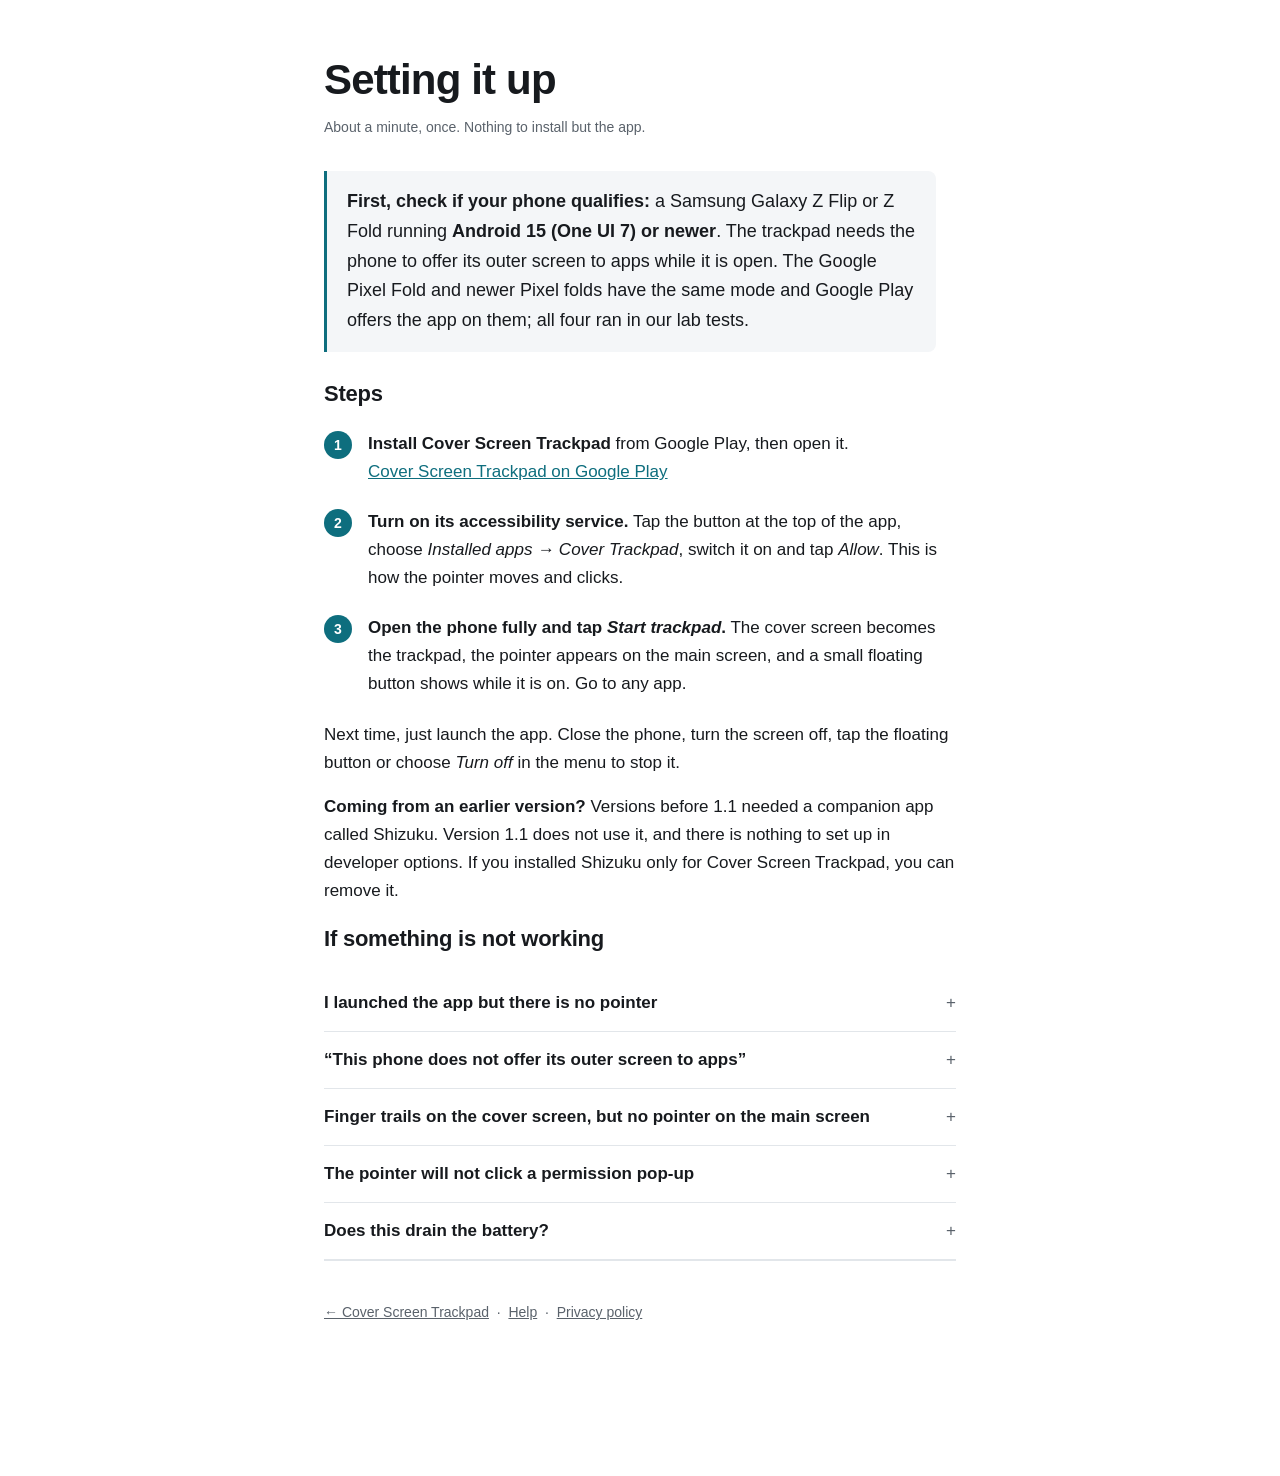
<file: setup.html>
<!doctype html>
<html lang="en">
<head>
<meta charset="utf-8">
<meta name="viewport" content="width=device-width, initial-scale=1">
<title>Setup — Cover Screen Trackpad</title>
<meta name="description" content="How to set up Cover Screen Trackpad: one switch, about a minute.">
<link rel="stylesheet" href="style.css">
<link rel="icon" href="data:image/svg+xml,<svg xmlns='http://www.w3.org/2000/svg' viewBox='0 0 108 108'><rect width='108' height='108' fill='%230D1117'/><path d='M32,30 H76 A8,8 0 0 1 84,38 V70 A8,8 0 0 1 76,78 H32 A8,8 0 0 1 24,70 V38 A8,8 0 0 1 32,30 Z' fill='none' stroke='%236E7885' stroke-width='4.5'/><path d='M73,58 L54,50' fill='none' stroke='%233DDCFF' stroke-width='7' stroke-linecap='round'/><path d='M29,34 L29,55 L35.3,50.1 L38.8,58.5 L42.3,57.1 L38.8,48.7 L46.5,48.7 Z' fill='%23fff' stroke='%230D1117' stroke-width='2.2'/></svg>">
</head>
<body>
<div class="wrap narrow">

  <h1>Setting it up</h1>
  <p class="updated">About a minute, once. Nothing to install but the app.</p>

  <div class="note lede">
    <p>
      <strong>First, check if your phone qualifies:</strong> a Samsung Galaxy Z Flip or
      Z Fold running <strong>Android 15 (One UI 7) or newer</strong>. The trackpad
      needs the phone to offer its outer screen to apps while it is open.
      The Google Pixel Fold and newer Pixel folds have the same mode and Google Play
      offers the app on them; all four ran in our lab tests.
    </p>
  </div>

  <h2>Steps</h2>
  <ol class="steps">
    <li>
      <strong>Install Cover Screen Trackpad</strong> from Google Play, then open it.
      <p>
        <a href="https://play.google.com/store/apps/details?id=com.june8llc.covertrackpad">Cover
        Screen Trackpad on Google Play</a>
      </p>
    </li>
    <li>
      <strong>Turn on its accessibility service.</strong> Tap the button at the top of
      the app, choose <em>Installed apps &rarr; Cover Trackpad</em>, switch it on and
      tap <em>Allow</em>. This is how the pointer moves and clicks.
    </li>
    <li>
      <strong>Open the phone fully and tap <em>Start trackpad</em>.</strong> The cover
      screen becomes the trackpad, the pointer appears on the main screen, and a small
      floating button shows while it is on. Go to any app.
    </li>
  </ol>
  <p>
    Next time, just launch the app. Close the phone, turn the screen off, tap the
    floating button or choose <em>Turn off</em> in the menu to stop it.
  </p>
  <p>
    <strong>Coming from an earlier version?</strong> Versions before 1.1 needed a
    companion app called Shizuku. Version 1.1 does not use it, and there is nothing
    to set up in developer options. If you installed Shizuku only for Cover Screen
    Trackpad, you can remove it.
  </p>

  <h2>If something is not working</h2>

  <details>
    <summary>I launched the app but there is no pointer</summary>
    <p>
      Check the status line at the top of the app — it says what is missing. The
      usual cause is that the phone is not fully open.
    </p>
  </details>

  <details>
    <summary>&ldquo;This phone does not offer its outer screen to apps&rdquo;</summary>
    <p>
      The phone's software does not allow it, and Cover Screen Trackpad cannot work on
      it. Please send a problem report from the app, so we know.
    </p>
  </details>

  <details>
    <summary>Finger trails on the cover screen, but no pointer on the main screen</summary>
    <p>
      Android has hidden the pointer. The app notices and fixes this by itself within a
      couple of seconds. If the pointer still does not appear, turn the trackpad off and
      launch it again. If that does not help either, go to
      <em>Settings &rarr; Accessibility &rarr; Installed apps &rarr; Cover Trackpad</em>,
      switch it off and on again, then launch Cover Screen Trackpad.
    </p>
  </details>

  <details>
    <summary>The pointer will not click a permission pop-up</summary>
    <p>
      Android blocks that on purpose, so no app can tap <em>Allow</em> for you. Use the
      screen directly for those, then carry on.
    </p>
  </details>

  <details>
    <summary>Does this drain the battery?</summary>
    <p>
      Barely. Cover screens are OLED, where a black pixel is simply switched off,
      and the trackpad lights very little of one: a few words, and a trail
      that follows your finger while you are actually using it. The cost sits
      inside the ordinary noise of a day&rsquo;s use. A larger cover screen has
      more panel to light, so a Fold costs a little more than a Flip.
    </p>
    <p>
      <strong>PRO switches the words and the animation off</strong>, which leaves
      the panel black — quieter to be seen using, as well as very slightly cheaper
      to light.
    </p>
    <p>
      If you want to be thorough, the idle fade-out setting turns the trackpad off
      automatically when you stop using it, and pointer memory brings the pointer
      back where you left it.
    </p>
  </details>

  <footer>
    <p><a href="index.html">← Cover Screen Trackpad</a> &nbsp;·&nbsp; <a href="help.html">Help</a> &nbsp;·&nbsp; <a href="privacy.html">Privacy policy</a></p>
  </footer>

</div>
</body>
</html>
</file>
<file: style.css>
/*
  Shared styling for covertrackpad.com.

  Colours come from ../brand-kit.md and are not invented here. The accent SWAPS
  by theme rather than being one colour dimmed: #3DDCFF is the app's own cyan and
  is bright enough to carry dark text on a dark page, but it cannot carry white
  text at all (1.63:1), so light mode uses the deepened teal instead. That is the
  one rule in the brand kit that must not be broken.
*/

:root {
  --cyan: #3DDCFF;
  --cyan-hover: #17B6D6;
  --teal: #0E6E7E;
  --teal-hover: #08525E;
  --coral: #FF6F5E;

  --surface: #FFFFFF;
  --raised: #F4F6F8;
  --ink: #171A1E;
  --muted: #5A626B;
  --line: #E2E6EA;
  --accent: var(--teal);
  --accent-hover: var(--teal-hover);
  --on-accent: #FFFFFF;
}

@media (prefers-color-scheme: dark) {
  :root {
    --surface: #0D1117;
    --raised: #14181E;
    --ink: #E6EAF0;
    --muted: #99A2AD;
    --line: #232932;
    --accent: var(--cyan);
    --accent-hover: var(--cyan-hover);
    --on-accent: #08131A;
  }
}

* { box-sizing: border-box; }

body {
  margin: 0;
  background: var(--surface);
  color: var(--ink);
  font: 17px/1.65 -apple-system, BlinkMacSystemFont, "Segoe UI", Roboto, Helvetica, Arial, sans-serif;
  -webkit-font-smoothing: antialiased;
}

.wrap { max-width: 720px; margin: 0 auto; padding: 0 24px; }
.wrap.narrow { max-width: 680px; padding-top: 56px; padding-bottom: 72px; }

a { color: var(--accent); }

/* ---- header ---- */

header { padding: 72px 0 48px; text-align: center; }
.icon { width: 88px; height: 88px; border-radius: 20px; display: block; margin: 0 auto 24px; }
h1 { font-size: clamp(30px, 6vw, 42px); line-height: 1.15; margin: 0 0 12px; letter-spacing: -0.02em; }
.tagline { color: var(--muted); font-size: 15px; font-style: italic; margin: 0 0 28px; }
.lede { font-size: clamp(18px, 2.6vw, 21px); margin: 0 auto; max-width: 34em; }
.updated { color: var(--muted); font-size: 14px; margin: 0 0 32px; }

/* ---- demo clip ---- */

/*
  Portrait, because the thing being demonstrated is a phone. Capped in vw as
  well as px so it cannot dominate a small screen — it is evidence, not the
  hero. Muted and inline are not decoration: without both, mobile browsers
  refuse to autoplay at all.
*/
.demo {
  display: block;
  margin: 34px auto 0;
  width: min(250px, 58vw);
  border-radius: 18px;
  border: 1px solid var(--line);
  background: #000;
}
.demo-caption {
  margin: 12px auto 0;
  max-width: 30em;
  color: var(--muted);
  font-size: 14px;
}

/* ---- buttons ---- */

.cta { margin: 36px 0 0; }
.btn {
  display: inline-block;
  background: var(--accent);
  color: var(--on-accent);
  padding: 13px 26px;
  border-radius: 10px;
  text-decoration: none;
  font-weight: 600;
}
.btn:hover { background: var(--accent-hover); }
/* Light mode darkens the teal, so the label has to go white to stay legible. */
@media (prefers-color-scheme: light) { .btn:hover { color: #FFFFFF; } }
.cta small { display: block; color: var(--muted); font-size: 14px; margin-top: 12px; }

/*
  The Play badge. Google's artwork, so this rule may set POSITION and SPACING
  and nothing else — no filters, no border-radius, no background, no recolour,
  and never a height under 40px. The clear space below is the quarter-of-height
  minimum the brand guidelines ask for, which is why the margin is 15px against
  a 60px badge rather than a rounder number.
*/
.badge { display: block; margin: 0 0 15px; }
.badge img { display: block; height: 60px; width: auto; }

/* ---- sections ---- */

section { padding: 40px 0; border-top: 1px solid var(--line); }
h2 { font-size: 22px; margin: 0 0 18px; letter-spacing: -0.01em; }
h3 { font-size: 16px; margin: 26px 0 6px; }
p { margin: 0 0 16px; }
ul { margin: 0 0 16px; padding-left: 22px; }
li { margin-bottom: 8px; }

.steps { counter-reset: step; list-style: none; padding: 0; }
.steps li { counter-increment: step; position: relative; padding-left: 44px; margin-bottom: 22px; }
.steps li::before {
  content: counter(step);
  position: absolute; left: 0; top: 1px;
  width: 28px; height: 28px; border-radius: 50%;
  background: var(--accent); color: var(--on-accent);
  display: grid; place-items: center;
  font-size: 14px; font-weight: 700;
}

/* ---- cards ---- */

.tiers { display: grid; gap: 16px; grid-template-columns: 1fr; }
@media (min-width: 620px) { .tiers { grid-template-columns: 1fr 1fr; } }
.tier { background: var(--raised); border: 1px solid var(--line); border-radius: 12px; padding: 20px; }
.tier h3 {
  margin-top: 0; font-size: 15px; text-transform: uppercase;
  letter-spacing: 0.06em; color: var(--muted);
}
.tier ul { margin-bottom: 0; }

.note {
  background: var(--raised);
  border-left: 3px solid var(--accent);
  padding: 14px 18px;
  border-radius: 0 8px 8px 0;
  margin: 0 0 16px;
}
.note :last-child { margin-bottom: 0; }
.note.lede { font-size: 18px; padding: 16px 20px; margin-bottom: 24px; }

/* ---- FAQ ---- */

details {
  border-bottom: 1px solid var(--line);
  padding: 14px 0;
}
details summary {
  cursor: pointer;
  font-weight: 600;
  list-style: none;
  display: flex;
  justify-content: space-between;
  gap: 16px;
}
details summary::-webkit-details-marker { display: none; }
details summary::after { content: "+"; color: var(--muted); font-weight: 400; }
details[open] summary::after { content: "\2013"; }
details > *:not(summary) { margin-top: 12px; }
details p:last-child { margin-bottom: 0; }

/* ---- misc ---- */

code { background: var(--raised); padding: 2px 6px; border-radius: 5px; font-size: 0.9em; }

footer {
  padding: 40px 0 64px;
  border-top: 1px solid var(--line);
  color: var(--muted);
  font-size: 14px;
}
footer a { color: var(--muted); }
.fineprint { font-size: 13px; }
</file>
